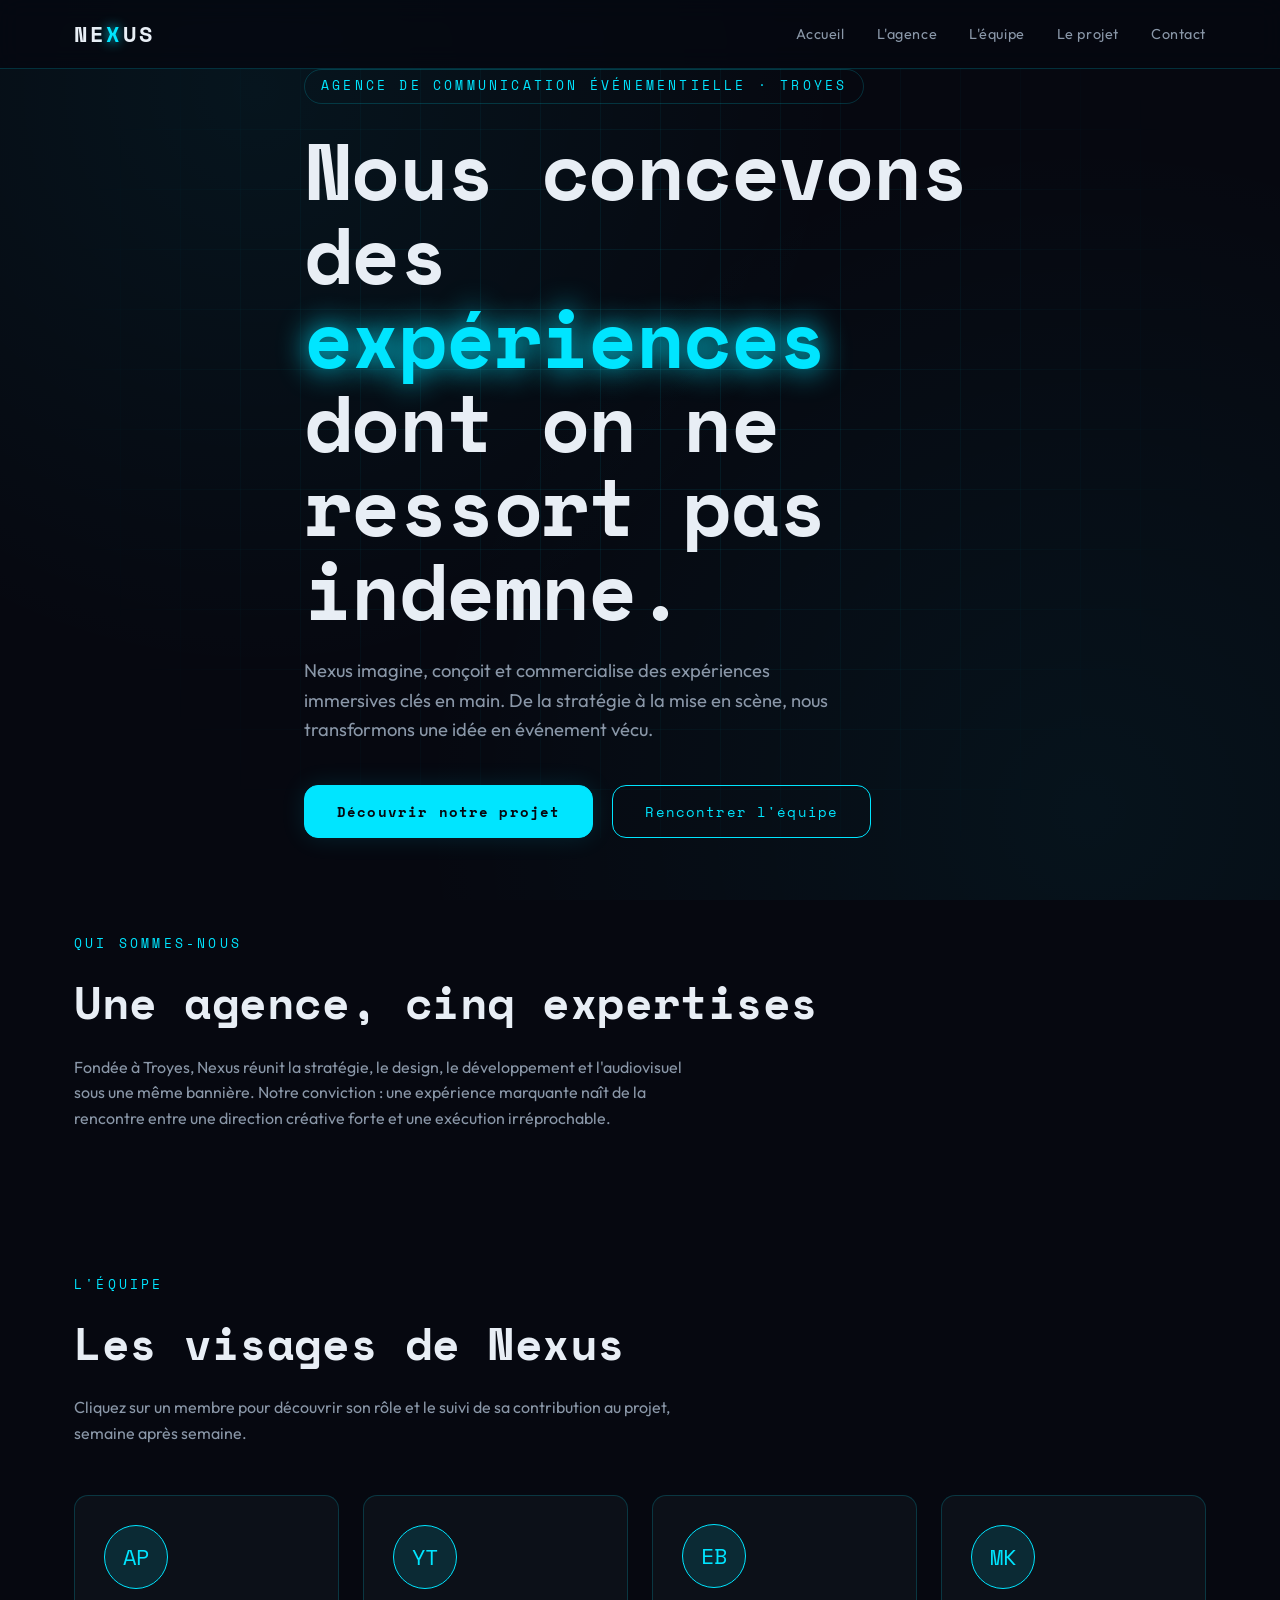
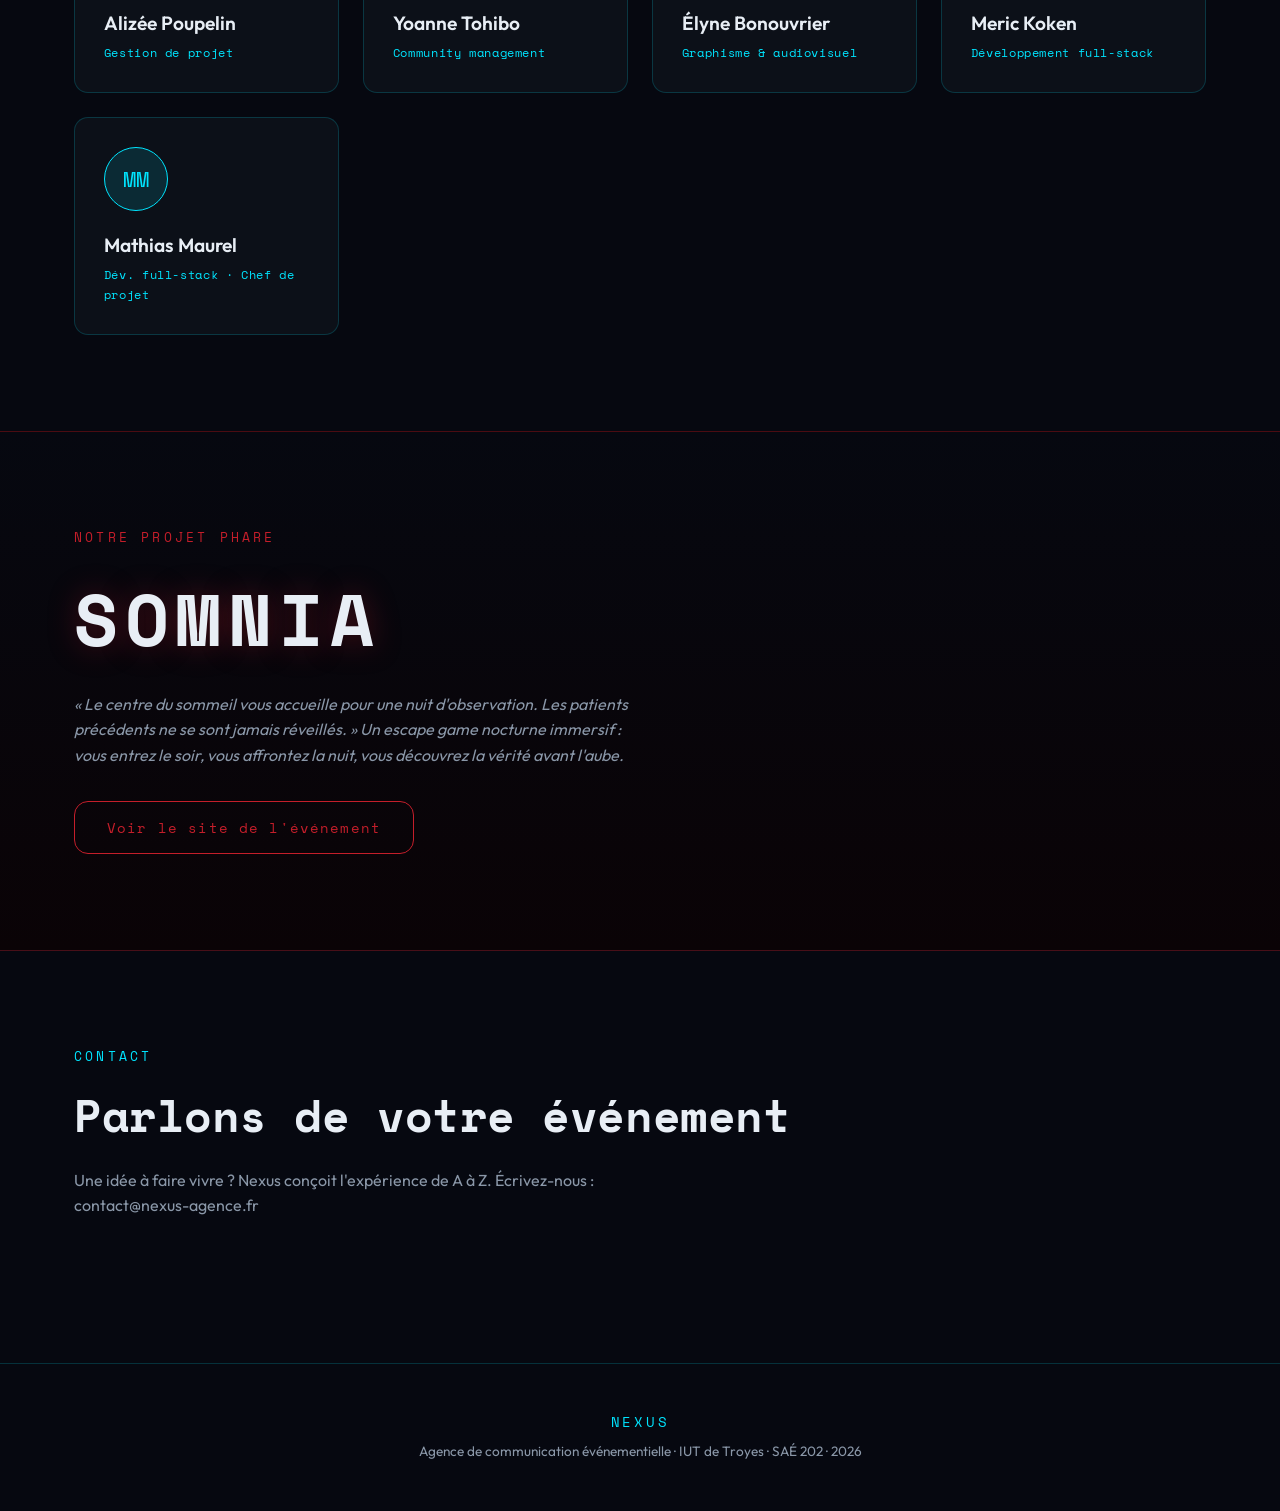
<file: index.html>
<!DOCTYPE html>
<html lang="fr">
<head>
  <meta charset="UTF-8">
  <meta name="viewport" content="width=device-width, initial-scale=1.0">
  <title>NEXUS — Agence de communication événementielle</title>
  <meta name="description" content="Nexus, agence de communication événementielle. Conception d'expériences immersives. Découvrez SOMNIA, notre escape game nocturne.">
  <link rel="preconnect" href="https://fonts.googleapis.com">
  <link rel="preconnect" href="https://fonts.gstatic.com" crossorigin>
  <link href="https://fonts.googleapis.com/css2?family=Space+Mono:wght@400;700&family=Outfit:wght@300;400;500;600&display=swap" rel="stylesheet">
  <link rel="stylesheet" href="css/style.css">
</head>
<body>

  <!-- Navigation -->
  <nav class="nav">
    <div class="container nav__inner">
      <a href="index.html" class="nav__logo">NE<span>X</span>US</a>
      <button class="nav__toggle" id="navToggle" aria-label="Menu">&#9776;</button>
      <ul class="nav__links" id="navLinks">
        <li><a href="index.html">Accueil</a></li>
        <li><a href="#agence">L'agence</a></li>
        <li><a href="#membres">L'équipe</a></li>
        <li><a href="#event">Le projet</a></li>
        <li><a href="#contact">Contact</a></li>
      </ul>
    </div>
  </nav>

  <!-- Hero -->
  <header class="hero">
    <div class="hero__grid"></div>
    <div class="container hero__content">
      <span class="hero__tag reveal">Agence de communication événementielle · Troyes</span>
      <h1 class="reveal">Nous concevons des <span class="accent">expériences</span> dont on ne ressort pas indemne.</h1>
      <p class="reveal">Nexus imagine, conçoit et commercialise des expériences immersives clés en main. De la stratégie à la mise en scène, nous transformons une idée en événement vécu.</p>
      <div class="reveal">
        <a href="#event" class="btn btn--primary">Découvrir notre projet</a>
        <a href="#membres" class="btn btn--ghost">Rencontrer l'équipe</a>
      </div>
    </div>
  </header>

  <!-- L'agence -->
  <section class="section" id="agence">
    <div class="container">
      <p class="section__label">Qui sommes-nous</p>
      <h2 class="section__title">Une agence, cinq expertises</h2>
      <p class="section__intro">Fondée à Troyes, Nexus réunit la stratégie, le design, le développement et l'audiovisuel sous une même bannière. Notre conviction : une expérience marquante naît de la rencontre entre une direction créative forte et une exécution irréprochable.</p>
    </div>
  </section>

  <!-- Membres -->
  <section class="section" id="membres" style="padding-top:0;">
    <div class="container">
      <p class="section__label">L'équipe</p>
      <h2 class="section__title">Les visages de Nexus</h2>
      <p class="section__intro">Cliquez sur un membre pour découvrir son rôle et le suivi de sa contribution au projet, semaine après semaine.</p>
      <div class="members">
        <a href="pages/alizee.html" class="member-card reveal">
          <div class="member-card__avatar">AP</div>
          <div class="member-card__name">Alizée Poupelin</div>
          <div class="member-card__role">Gestion de projet</div>
        </a>
        <a href="pages/yoanne.html" class="member-card reveal">
          <div class="member-card__avatar">YT</div>
          <div class="member-card__name">Yoanne Tohibo</div>
          <div class="member-card__role">Community management</div>
        </a>
        <a href="pages/elyne.html" class="member-card reveal">
          <div class="member-card__avatar">EB</div>
          <div class="member-card__name">Élyne Bonouvrier</div>
          <div class="member-card__role">Graphisme &amp; audiovisuel</div>
        </a>
        <a href="pages/meric.html" class="member-card reveal">
          <div class="member-card__avatar">MK</div>
          <div class="member-card__name">Meric Koken</div>
          <div class="member-card__role">Développement full-stack</div>
        </a>
        <a href="pages/mathias.html" class="member-card reveal">
          <div class="member-card__avatar">MM</div>
          <div class="member-card__name">Mathias Maurel</div>
          <div class="member-card__role">Dév. full-stack · Chef de projet</div>
        </a>
      </div>
    </div>
  </section>

  <!-- Le projet : clin d'œil SOMNIA -->
  <section class="section event" id="event">
    <div class="container">
      <p class="section__label">Notre projet phare</p>
      <h2 class="event__title">SOMNIA</h2>
      <p class="event__sub">« Le centre du sommeil vous accueille pour une nuit d'observation. Les patients précédents ne se sont jamais réveillés. » Un escape game nocturne immersif : vous entrez le soir, vous affrontez la nuit, vous découvrez la vérité avant l'aube.</p>
      <a href="#" class="btn">Voir le site de l'événement</a>
      <!-- TODO : remplacer le href par l'URL du site événementiel une fois déployé -->
    </div>
  </section>

  <!-- Contact -->
  <section class="section" id="contact">
    <div class="container">
      <p class="section__label">Contact</p>
      <h2 class="section__title">Parlons de votre événement</h2>
      <p class="section__intro">Une idée à faire vivre ? Nexus conçoit l'expérience de A à Z. Écrivez-nous : contact@nexus-agence.fr</p>
    </div>
  </section>

  <!-- Footer -->
  <footer class="footer">
    <div class="container">
      <div class="footer__logo">NEXUS</div>
      <p>Agence de communication événementielle · IUT de Troyes · SAÉ 202 · 2026 </p>
    </div>
  </footer>

  <script src="js/main.js"></script>
</body>
</html>
</file>
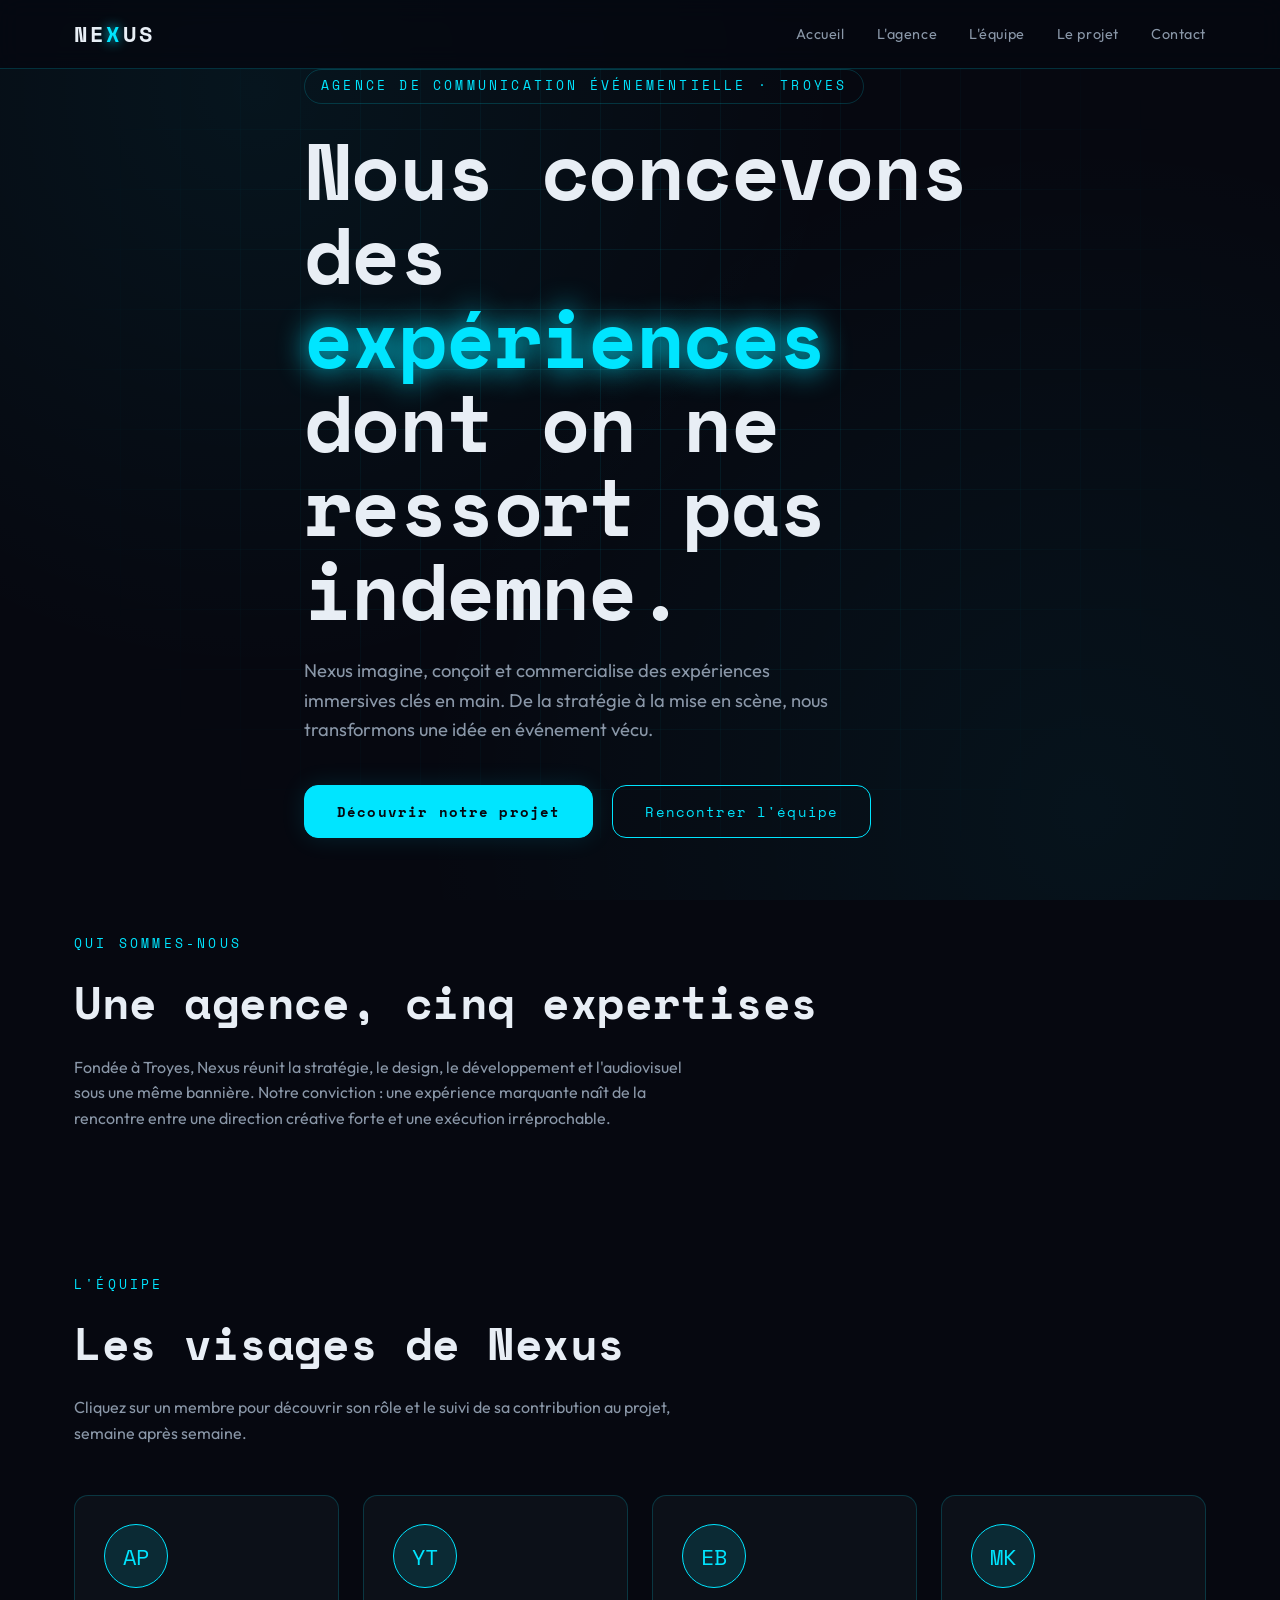
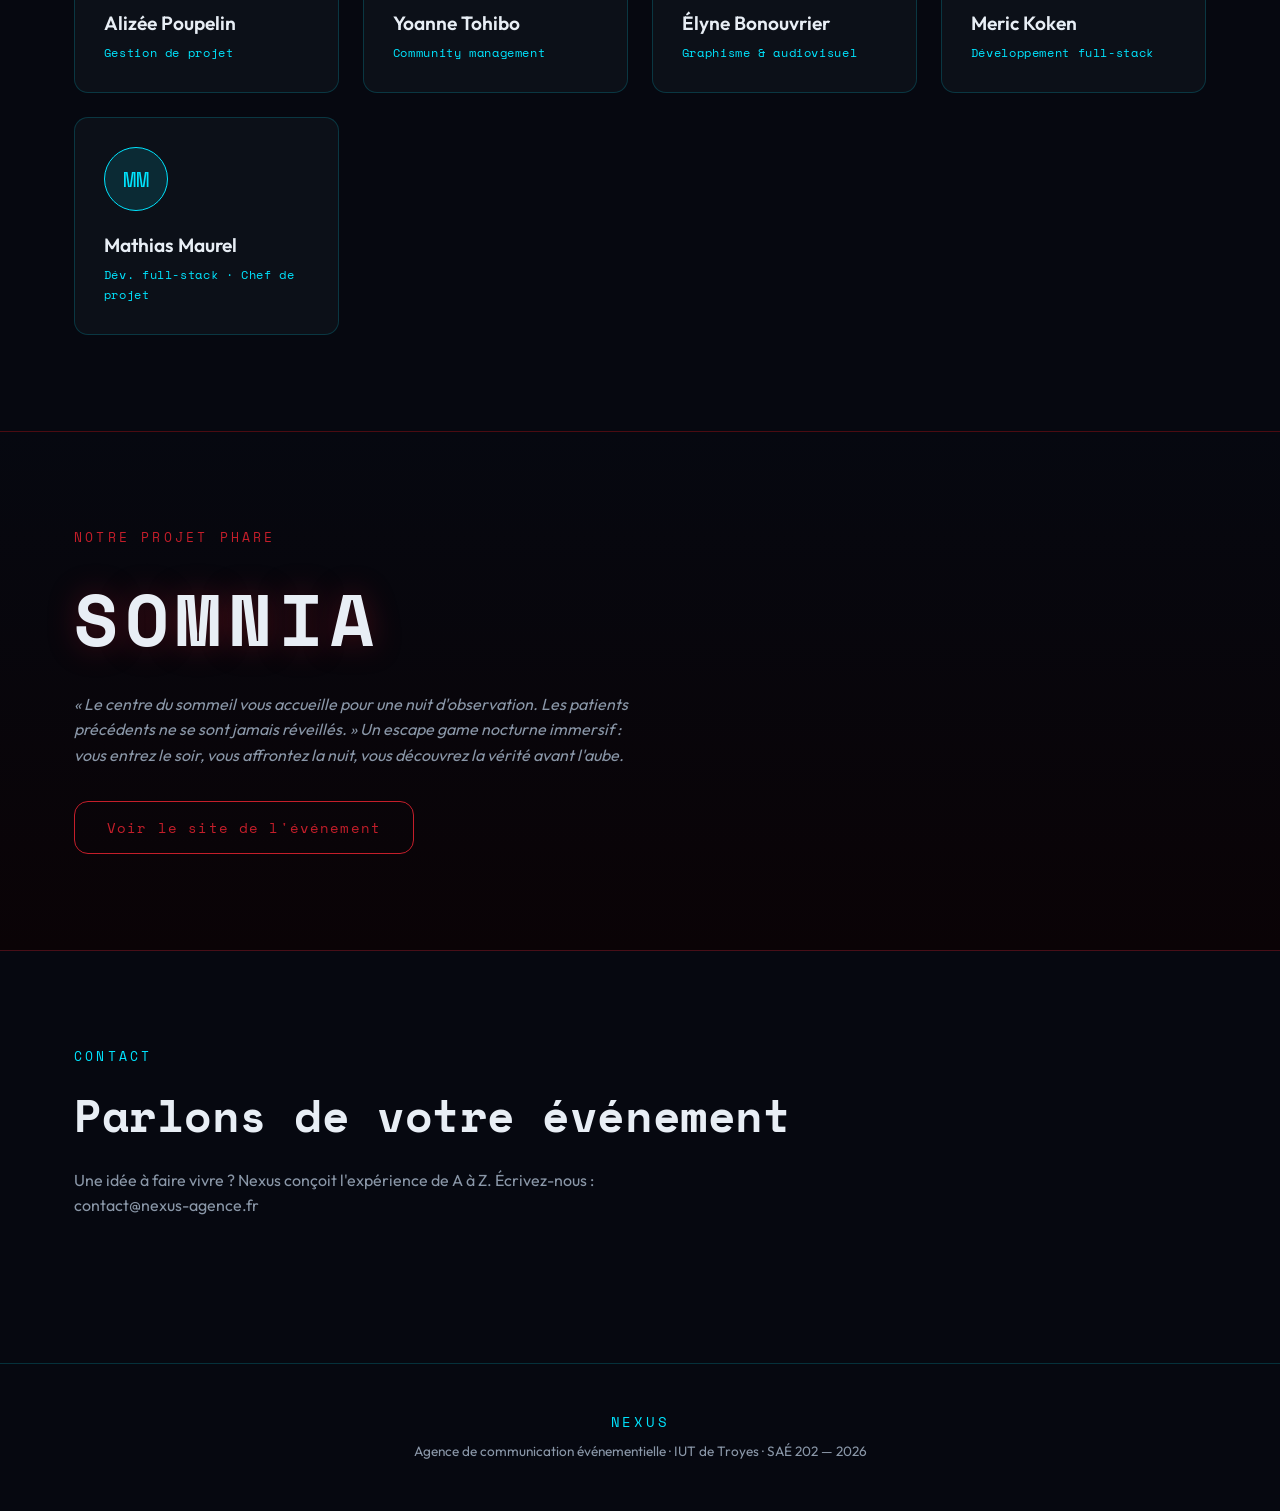
<file: index (10).html>
<!DOCTYPE html>
<html lang="fr">
<head>
  <meta charset="UTF-8">
  <meta name="viewport" content="width=device-width, initial-scale=1.0">
  <title>NEXUS — Agence de communication événementielle</title>
  <meta name="description" content="Nexus, agence de communication événementielle. Conception d'expériences immersives. Découvrez SOMNIA, notre escape game nocturne.">
  <link rel="preconnect" href="https://fonts.googleapis.com">
  <link rel="preconnect" href="https://fonts.gstatic.com" crossorigin>
  <link href="https://fonts.googleapis.com/css2?family=Space+Mono:wght@400;700&family=Outfit:wght@300;400;500;600&display=swap" rel="stylesheet">
  <link rel="stylesheet" href="css/style.css">
</head>
<body>

  <!-- Navigation -->
  <nav class="nav">
    <div class="container nav__inner">
      <a href="index.html" class="nav__logo">NE<span>X</span>US</a>
      <button class="nav__toggle" id="navToggle" aria-label="Menu">&#9776;</button>
      <ul class="nav__links" id="navLinks">
        <li><a href="index.html">Accueil</a></li>
        <li><a href="#agence">L'agence</a></li>
        <li><a href="#membres">L'équipe</a></li>
        <li><a href="#event">Le projet</a></li>
        <li><a href="#contact">Contact</a></li>
      </ul>
    </div>
  </nav>

  <!-- Hero -->
  <header class="hero">
    <div class="hero__grid"></div>
    <div class="container hero__content">
      <span class="hero__tag reveal">Agence de communication événementielle · Troyes</span>
      <h1 class="reveal">Nous concevons des <span class="accent">expériences</span> dont on ne ressort pas indemne.</h1>
      <p class="reveal">Nexus imagine, conçoit et commercialise des expériences immersives clés en main. De la stratégie à la mise en scène, nous transformons une idée en événement vécu.</p>
      <div class="reveal">
        <a href="#event" class="btn btn--primary">Découvrir notre projet</a>
        <a href="#membres" class="btn btn--ghost">Rencontrer l'équipe</a>
      </div>
    </div>
  </header>

  <!-- L'agence -->
  <section class="section" id="agence">
    <div class="container">
      <p class="section__label">Qui sommes-nous</p>
      <h2 class="section__title">Une agence, cinq expertises</h2>
      <p class="section__intro">Fondée à Troyes, Nexus réunit la stratégie, le design, le développement et l'audiovisuel sous une même bannière. Notre conviction : une expérience marquante naît de la rencontre entre une direction créative forte et une exécution irréprochable.</p>
    </div>
  </section>

  <!-- Membres -->
  <section class="section" id="membres" style="padding-top:0;">
    <div class="container">
      <p class="section__label">L'équipe</p>
      <h2 class="section__title">Les visages de Nexus</h2>
      <p class="section__intro">Cliquez sur un membre pour découvrir son rôle et le suivi de sa contribution au projet, semaine après semaine.</p>
      <div class="members">
        <a href="pages/alizee.html" class="member-card reveal">
          <div class="member-card__avatar">AP</div>
          <div class="member-card__name">Alizée Poupelin</div>
          <div class="member-card__role">Gestion de projet</div>
        </a>
        <a href="pages/yoanne.html" class="member-card reveal">
          <div class="member-card__avatar">YT</div>
          <div class="member-card__name">Yoanne Tohibo</div>
          <div class="member-card__role">Community management</div>
        </a>
        <a href="pages/elyne.html" class="member-card reveal">
          <div class="member-card__avatar">EB</div>
          <div class="member-card__name">Élyne Bonouvrier</div>
          <div class="member-card__role">Graphisme &amp; audiovisuel</div>
        </a>
        <a href="pages/meric.html" class="member-card reveal">
          <div class="member-card__avatar">MK</div>
          <div class="member-card__name">Meric Koken</div>
          <div class="member-card__role">Développement full-stack</div>
        </a>
        <a href="pages/mathias.html" class="member-card reveal">
          <div class="member-card__avatar">MM</div>
          <div class="member-card__name">Mathias Maurel</div>
          <div class="member-card__role">Dév. full-stack · Chef de projet</div>
        </a>
      </div>
    </div>
  </section>

  <!-- Le projet : clin d'œil SOMNIA -->
  <section class="section event" id="event">
    <div class="container">
      <p class="section__label">Notre projet phare</p>
      <h2 class="event__title">SOMNIA</h2>
      <p class="event__sub">« Le centre du sommeil vous accueille pour une nuit d'observation. Les patients précédents ne se sont jamais réveillés. » Un escape game nocturne immersif : vous entrez le soir, vous affrontez la nuit, vous découvrez la vérité avant l'aube.</p>
      <a href="#" class="btn">Voir le site de l'événement</a>
      <!-- TODO : remplacer le href par l'URL du site événementiel une fois déployé -->
    </div>
  </section>

  <!-- Contact -->
  <section class="section" id="contact">
    <div class="container">
      <p class="section__label">Contact</p>
      <h2 class="section__title">Parlons de votre événement</h2>
      <p class="section__intro">Une idée à faire vivre ? Nexus conçoit l'expérience de A à Z. Écrivez-nous : contact@nexus-agence.fr</p>
    </div>
  </section>

  <!-- Footer -->
  <footer class="footer">
    <div class="container">
      <div class="footer__logo">NEXUS</div>
      <p>Agence de communication événementielle · IUT de Troyes · SAÉ 202 — 2026</p>
    </div>
  </footer>

  <script src="js/main.js"></script>
</body>
</html>
</file>
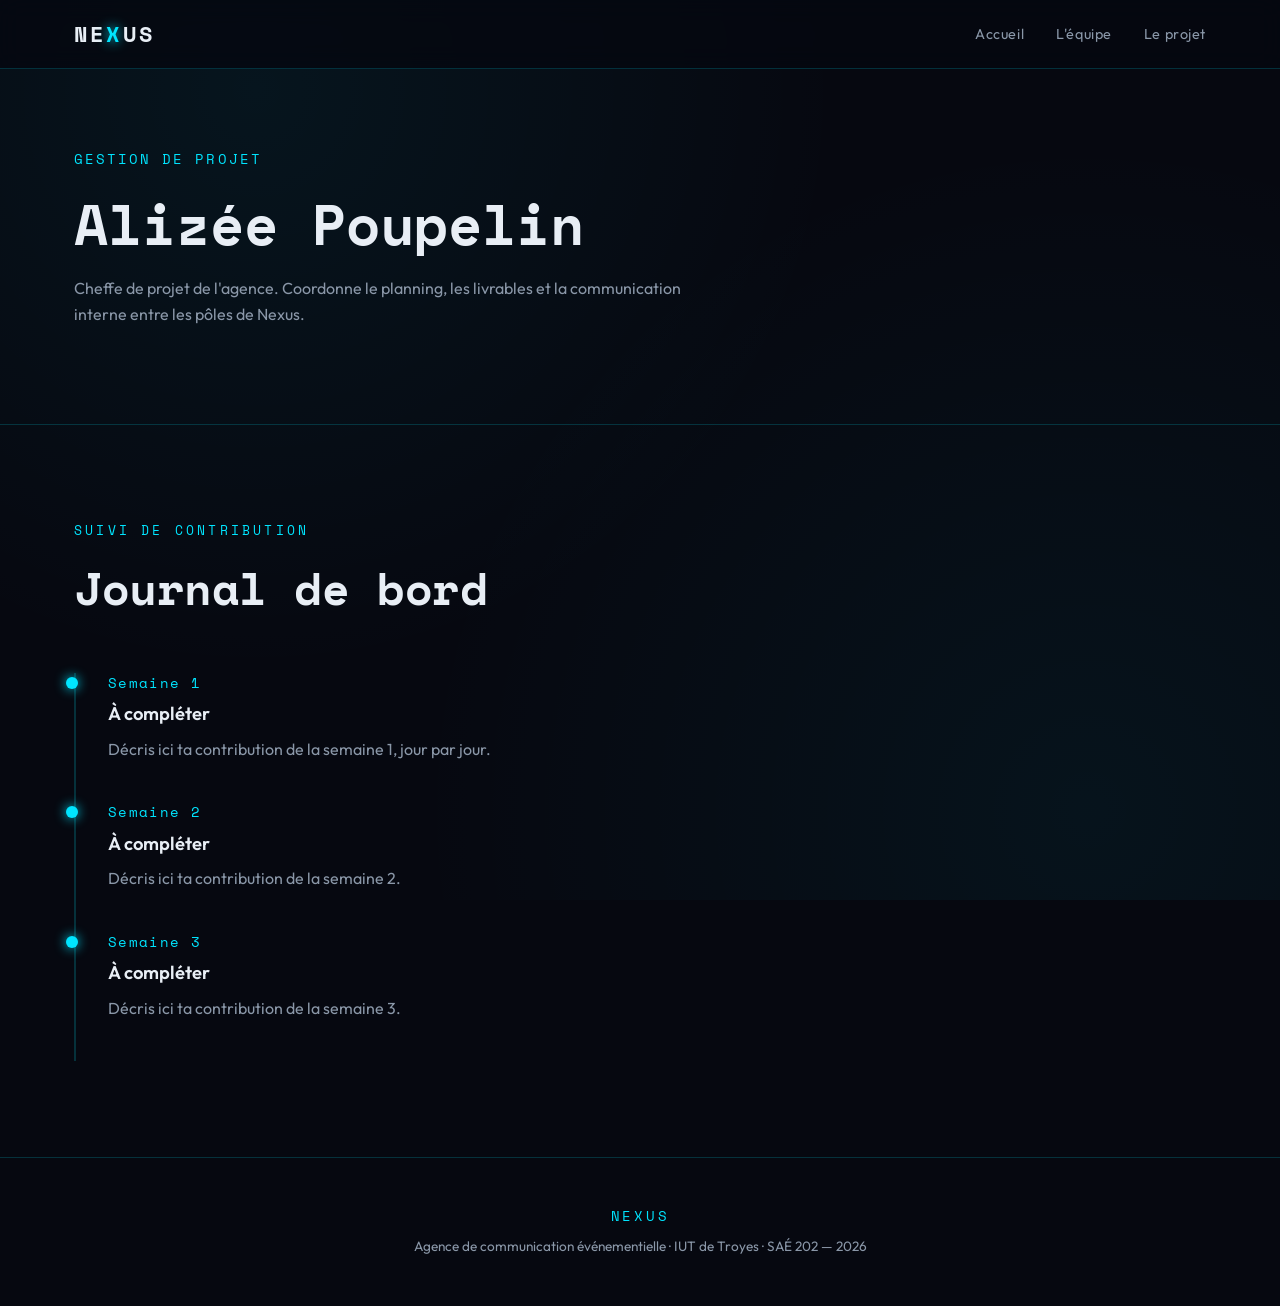
<file: pages/alizee.html>
<!DOCTYPE html>
<html lang="fr">
<head>
  <meta charset="UTF-8">
  <meta name="viewport" content="width=device-width, initial-scale=1.0">
  <title>Alizée Poupelin — Gestion de projet · NEXUS</title>
  <link rel="preconnect" href="https://fonts.googleapis.com">
  <link rel="preconnect" href="https://fonts.gstatic.com" crossorigin>
  <link href="https://fonts.googleapis.com/css2?family=Space+Mono:wght@400;700&family=Outfit:wght@300;400;500;600&display=swap" rel="stylesheet">
  <link rel="stylesheet" href="../css/style.css">
</head>
<body>

  <nav class="nav">
    <div class="container nav__inner">
      <a href="../index.html" class="nav__logo">NE<span>X</span>US</a>
      <button class="nav__toggle" id="navToggle" aria-label="Menu">&#9776;</button>
      <ul class="nav__links" id="navLinks">
        <li><a href="../index.html">Accueil</a></li>
        <li><a href="../index.html#membres">L'équipe</a></li>
        <li><a href="../index.html#event">Le projet</a></li>
      </ul>
    </div>
  </nav>

  <header class="member-hero">
    <div class="container">
      <p class="member-hero__role">Gestion de projet</p>
      <h1>Alizée Poupelin</h1>
      <p class="section__intro">Cheffe de projet de l'agence. Coordonne le planning, les livrables et la communication interne entre les pôles de Nexus.</p>
    </div>
  </header>

  <section class="section">
    <div class="container">
      <p class="section__label">Suivi de contribution</p>
      <h2 class="section__title">Journal de bord</h2>

      <div class="timeline">
        <div class="timeline__item reveal">
          <div class="timeline__week">Semaine 1</div>
          <div class="timeline__title">À compléter</div>
          <p>Décris ici ta contribution de la semaine 1, jour par jour.</p>
        </div>
        <div class="timeline__item reveal">
          <div class="timeline__week">Semaine 2</div>
          <div class="timeline__title">À compléter</div>
          <p>Décris ici ta contribution de la semaine 2.</p>
        </div>
        <div class="timeline__item reveal">
          <div class="timeline__week">Semaine 3</div>
          <div class="timeline__title">À compléter</div>
          <p>Décris ici ta contribution de la semaine 3.</p>
        </div>
      </div>
    </div>
  </section>

  <footer class="footer">
    <div class="container">
      <div class="footer__logo">NEXUS</div>
      <p>Agence de communication événementielle · IUT de Troyes · SAÉ 202 — 2026</p>
    </div>
  </footer>

  <script src="../js/main.js"></script>
</body>
</html>
</file>
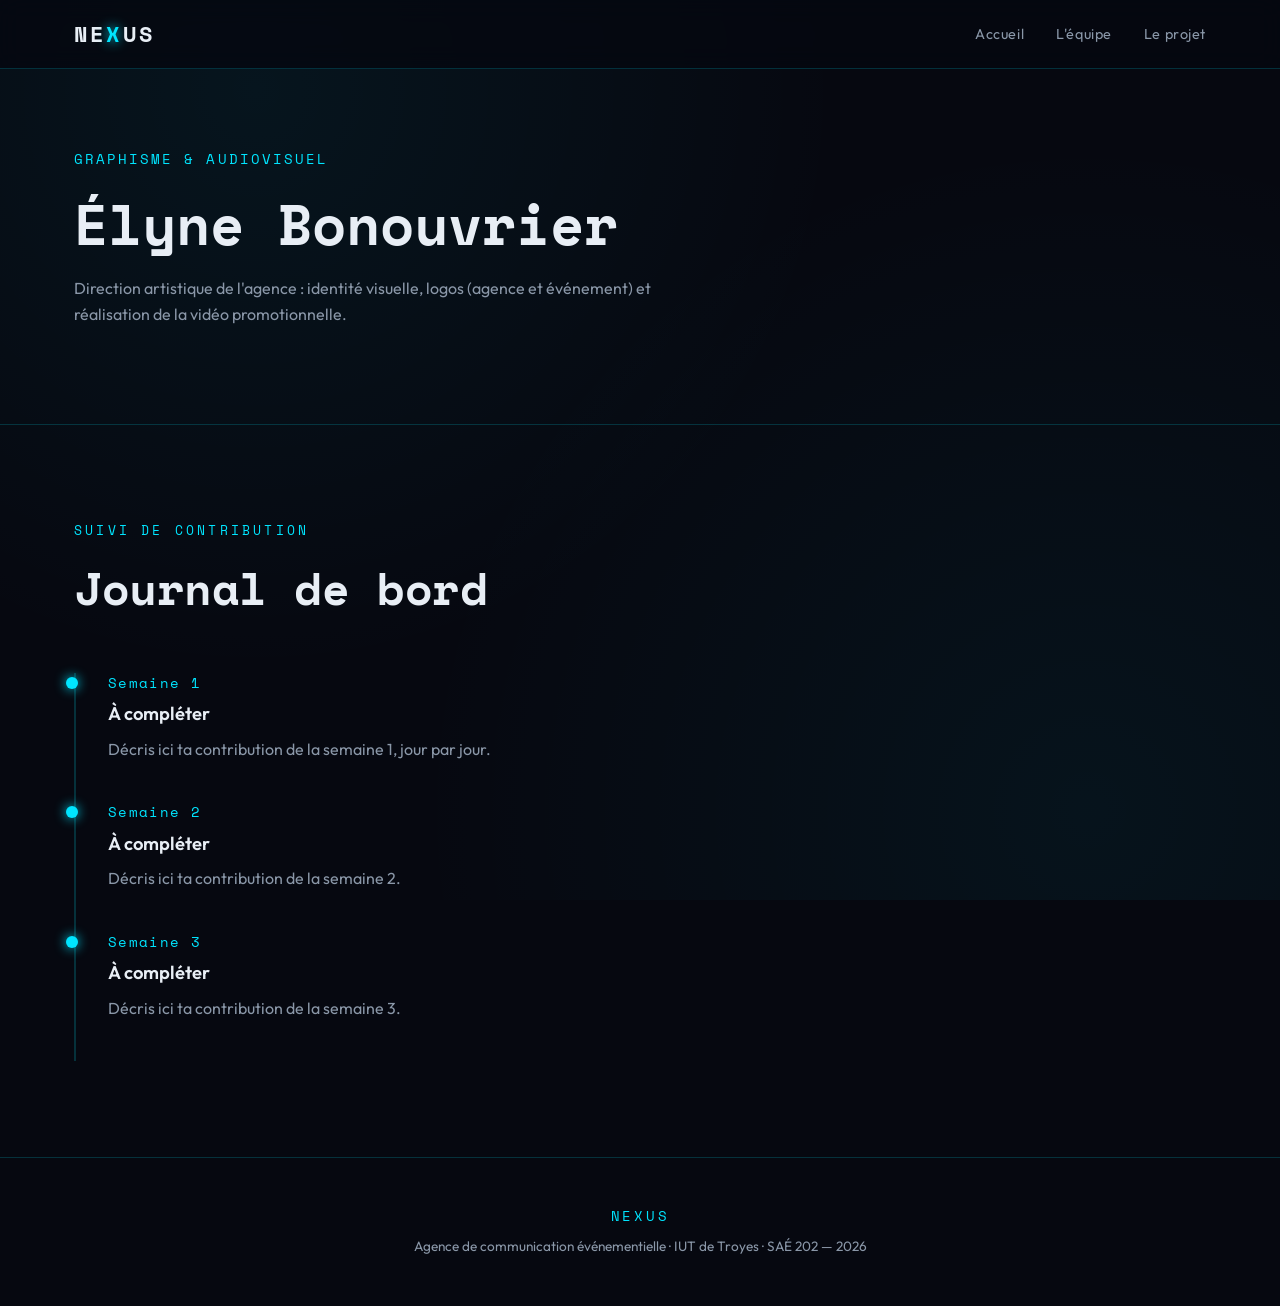
<file: pages/elyne.html>
<!DOCTYPE html>
<html lang="fr">
<head>
  <meta charset="UTF-8">
  <meta name="viewport" content="width=device-width, initial-scale=1.0">
  <title>Élyne Bonouvrier — Graphisme &amp; Audiovisuel · NEXUS</title>
  <link rel="preconnect" href="https://fonts.googleapis.com">
  <link rel="preconnect" href="https://fonts.gstatic.com" crossorigin>
  <link href="https://fonts.googleapis.com/css2?family=Space+Mono:wght@400;700&family=Outfit:wght@300;400;500;600&display=swap" rel="stylesheet">
  <link rel="stylesheet" href="../css/style.css">
</head>
<body>

  <nav class="nav">
    <div class="container nav__inner">
      <a href="../index.html" class="nav__logo">NE<span>X</span>US</a>
      <button class="nav__toggle" id="navToggle" aria-label="Menu">&#9776;</button>
      <ul class="nav__links" id="navLinks">
        <li><a href="../index.html">Accueil</a></li>
        <li><a href="../index.html#membres">L'équipe</a></li>
        <li><a href="../index.html#event">Le projet</a></li>
      </ul>
    </div>
  </nav>

  <header class="member-hero">
    <div class="container">
      <p class="member-hero__role">Graphisme &amp; Audiovisuel</p>
      <h1>Élyne Bonouvrier</h1>
      <p class="section__intro">Direction artistique de l'agence : identité visuelle, logos (agence et événement) et réalisation de la vidéo promotionnelle.</p>
    </div>
  </header>

  <section class="section">
    <div class="container">
      <p class="section__label">Suivi de contribution</p>
      <h2 class="section__title">Journal de bord</h2>

      <div class="timeline">
        <div class="timeline__item reveal">
          <div class="timeline__week">Semaine 1</div>
          <div class="timeline__title">À compléter</div>
          <p>Décris ici ta contribution de la semaine 1, jour par jour.</p>
        </div>
        <div class="timeline__item reveal">
          <div class="timeline__week">Semaine 2</div>
          <div class="timeline__title">À compléter</div>
          <p>Décris ici ta contribution de la semaine 2.</p>
        </div>
        <div class="timeline__item reveal">
          <div class="timeline__week">Semaine 3</div>
          <div class="timeline__title">À compléter</div>
          <p>Décris ici ta contribution de la semaine 3.</p>
        </div>
      </div>
    </div>
  </section>

  <footer class="footer">
    <div class="container">
      <div class="footer__logo">NEXUS</div>
      <p>Agence de communication événementielle · IUT de Troyes · SAÉ 202 — 2026</p>
    </div>
  </footer>

  <script src="../js/main.js"></script>
</body>
</html>
</file>
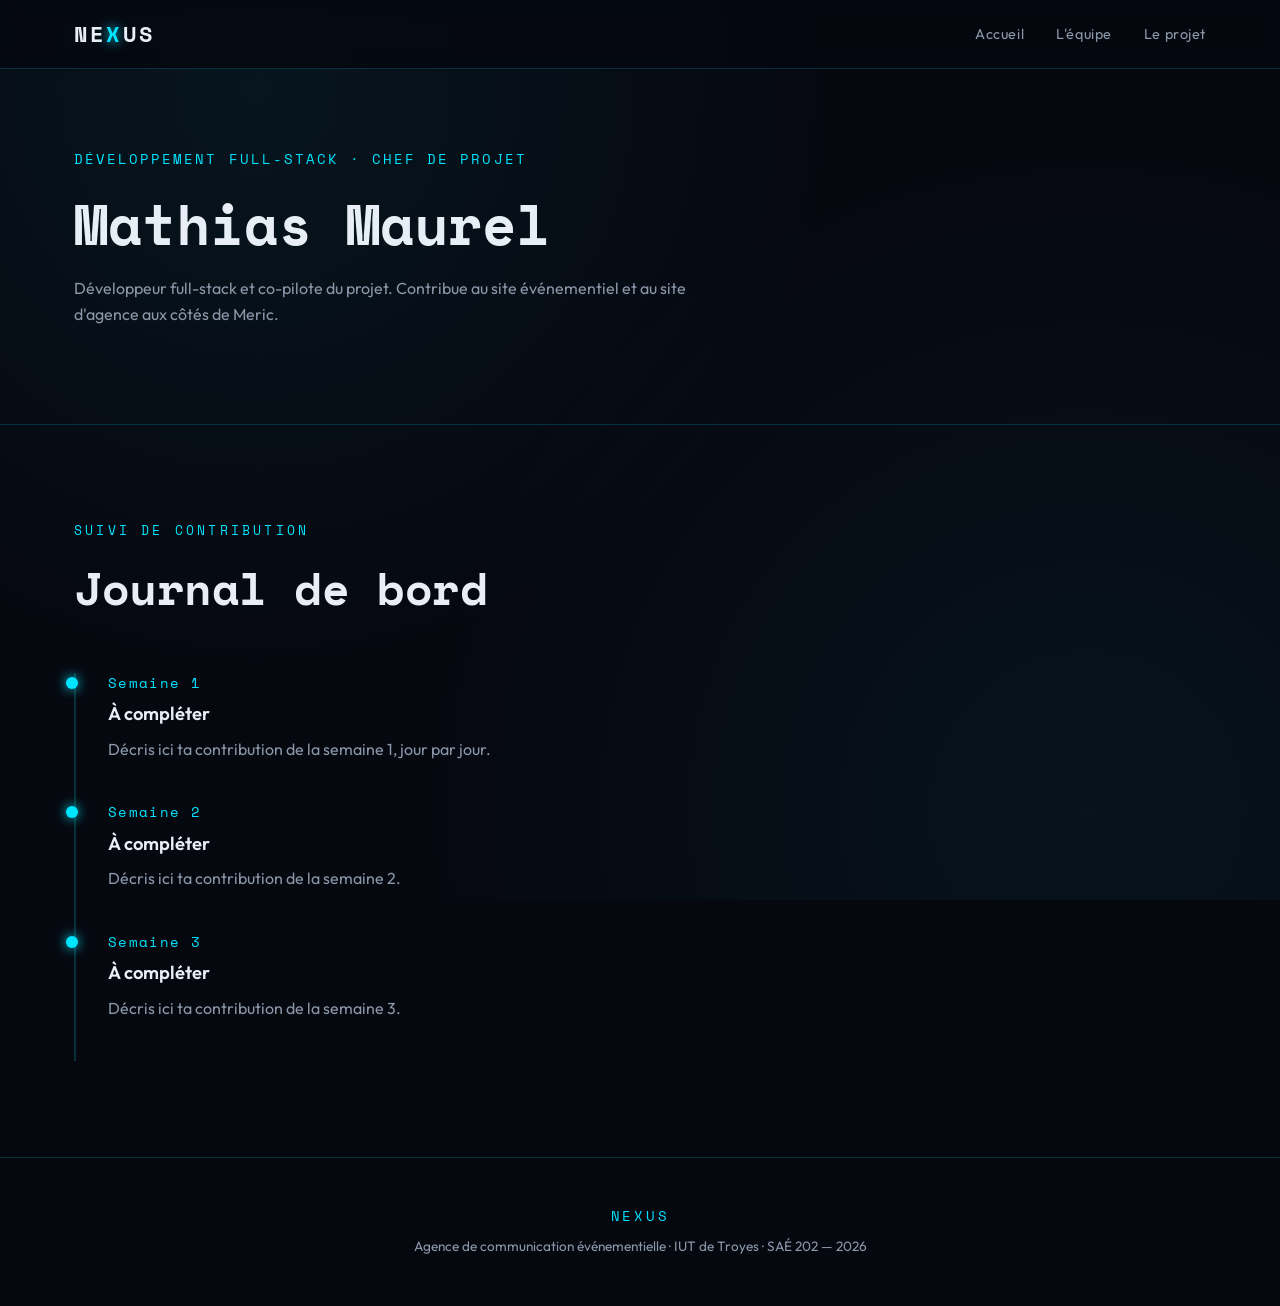
<file: pages/mathias.html>
<!DOCTYPE html>
<html lang="fr">
<head>
  <meta charset="UTF-8">
  <meta name="viewport" content="width=device-width, initial-scale=1.0">
  <title>Mathias Maurel — Développement full-stack · Chef de projet · NEXUS</title>
  <link rel="preconnect" href="https://fonts.googleapis.com">
  <link rel="preconnect" href="https://fonts.gstatic.com" crossorigin>
  <link href="https://fonts.googleapis.com/css2?family=Space+Mono:wght@400;700&family=Outfit:wght@300;400;500;600&display=swap" rel="stylesheet">
  <link rel="stylesheet" href="../css/style.css">
</head>
<body>

  <nav class="nav">
    <div class="container nav__inner">
      <a href="../index.html" class="nav__logo">NE<span>X</span>US</a>
      <button class="nav__toggle" id="navToggle" aria-label="Menu">&#9776;</button>
      <ul class="nav__links" id="navLinks">
        <li><a href="../index.html">Accueil</a></li>
        <li><a href="../index.html#membres">L'équipe</a></li>
        <li><a href="../index.html#event">Le projet</a></li>
      </ul>
    </div>
  </nav>

  <header class="member-hero">
    <div class="container">
      <p class="member-hero__role">Développement full-stack · Chef de projet</p>
      <h1>Mathias Maurel</h1>
      <p class="section__intro">Développeur full-stack et co-pilote du projet. Contribue au site événementiel et au site d'agence aux côtés de Meric.</p>
    </div>
  </header>

  <section class="section">
    <div class="container">
      <p class="section__label">Suivi de contribution</p>
      <h2 class="section__title">Journal de bord</h2>

      <div class="timeline">
        <div class="timeline__item reveal">
          <div class="timeline__week">Semaine 1</div>
          <div class="timeline__title">À compléter</div>
          <p>Décris ici ta contribution de la semaine 1, jour par jour.</p>
        </div>
        <div class="timeline__item reveal">
          <div class="timeline__week">Semaine 2</div>
          <div class="timeline__title">À compléter</div>
          <p>Décris ici ta contribution de la semaine 2.</p>
        </div>
        <div class="timeline__item reveal">
          <div class="timeline__week">Semaine 3</div>
          <div class="timeline__title">À compléter</div>
          <p>Décris ici ta contribution de la semaine 3.</p>
        </div>
      </div>
    </div>
  </section>

  <footer class="footer">
    <div class="container">
      <div class="footer__logo">NEXUS</div>
      <p>Agence de communication événementielle · IUT de Troyes · SAÉ 202 — 2026</p>
    </div>
  </footer>

  <script src="../js/main.js"></script>
</body>
</html>
</file>
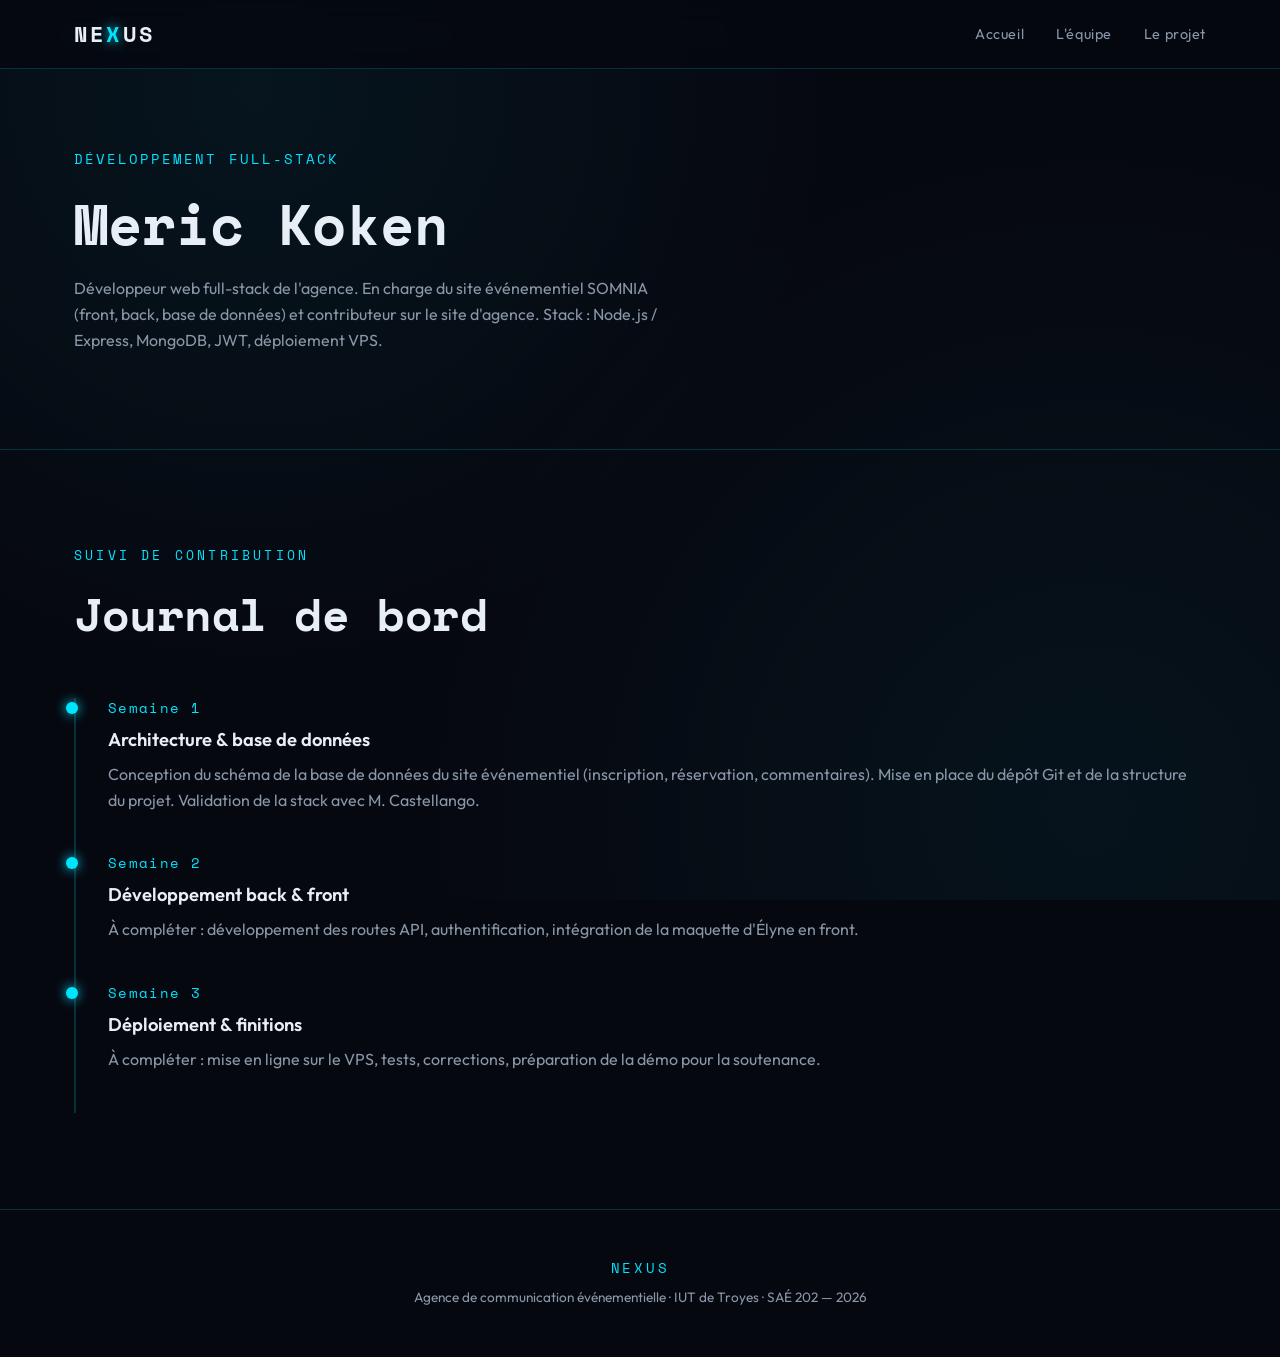
<file: pages/meric.html>
<!DOCTYPE html>
<html lang="fr">
<head>
  <meta charset="UTF-8">
  <meta name="viewport" content="width=device-width, initial-scale=1.0">
  <title>Meric Koken — Développeur full-stack · NEXUS</title>
  <link rel="preconnect" href="https://fonts.googleapis.com">
  <link rel="preconnect" href="https://fonts.gstatic.com" crossorigin>
  <link href="https://fonts.googleapis.com/css2?family=Space+Mono:wght@400;700&family=Outfit:wght@300;400;500;600&display=swap" rel="stylesheet">
  <link rel="stylesheet" href="../css/style.css">
</head>
<body>

  <nav class="nav">
    <div class="container nav__inner">
      <a href="../index.html" class="nav__logo">NE<span>X</span>US</a>
      <button class="nav__toggle" id="navToggle" aria-label="Menu">&#9776;</button>
      <ul class="nav__links" id="navLinks">
        <li><a href="../index.html">Accueil</a></li>
        <li><a href="../index.html#membres">L'équipe</a></li>
        <li><a href="../index.html#event">Le projet</a></li>
      </ul>
    </div>
  </nav>

  <header class="member-hero">
    <div class="container">
      <p class="member-hero__role">Développement full-stack</p>
      <h1>Meric Koken</h1>
      <p class="section__intro">Développeur web full-stack de l'agence. En charge du site événementiel SOMNIA (front, back, base de données) et contributeur sur le site d'agence. Stack : Node.js / Express, MongoDB, JWT, déploiement VPS.</p>
    </div>
  </header>

  <section class="section">
    <div class="container">
      <p class="section__label">Suivi de contribution</p>
      <h2 class="section__title">Journal de bord</h2>

      <div class="timeline">
        <div class="timeline__item reveal">
          <div class="timeline__week">Semaine 1</div>
          <div class="timeline__title">Architecture &amp; base de données</div>
          <p>Conception du schéma de la base de données du site événementiel (inscription, réservation, commentaires). Mise en place du dépôt Git et de la structure du projet. Validation de la stack avec M. Castellango.</p>
        </div>
        <div class="timeline__item reveal">
          <div class="timeline__week">Semaine 2</div>
          <div class="timeline__title">Développement back &amp; front</div>
          <p>À compléter : développement des routes API, authentification, intégration de la maquette d'Élyne en front.</p>
        </div>
        <div class="timeline__item reveal">
          <div class="timeline__week">Semaine 3</div>
          <div class="timeline__title">Déploiement &amp; finitions</div>
          <p>À compléter : mise en ligne sur le VPS, tests, corrections, préparation de la démo pour la soutenance.</p>
        </div>
      </div>
    </div>
  </section>

  <footer class="footer">
    <div class="container">
      <div class="footer__logo">NEXUS</div>
      <p>Agence de communication événementielle · IUT de Troyes · SAÉ 202 — 2026</p>
    </div>
  </footer>

  <script src="../js/main.js"></script>
</body>
</html>
</file>
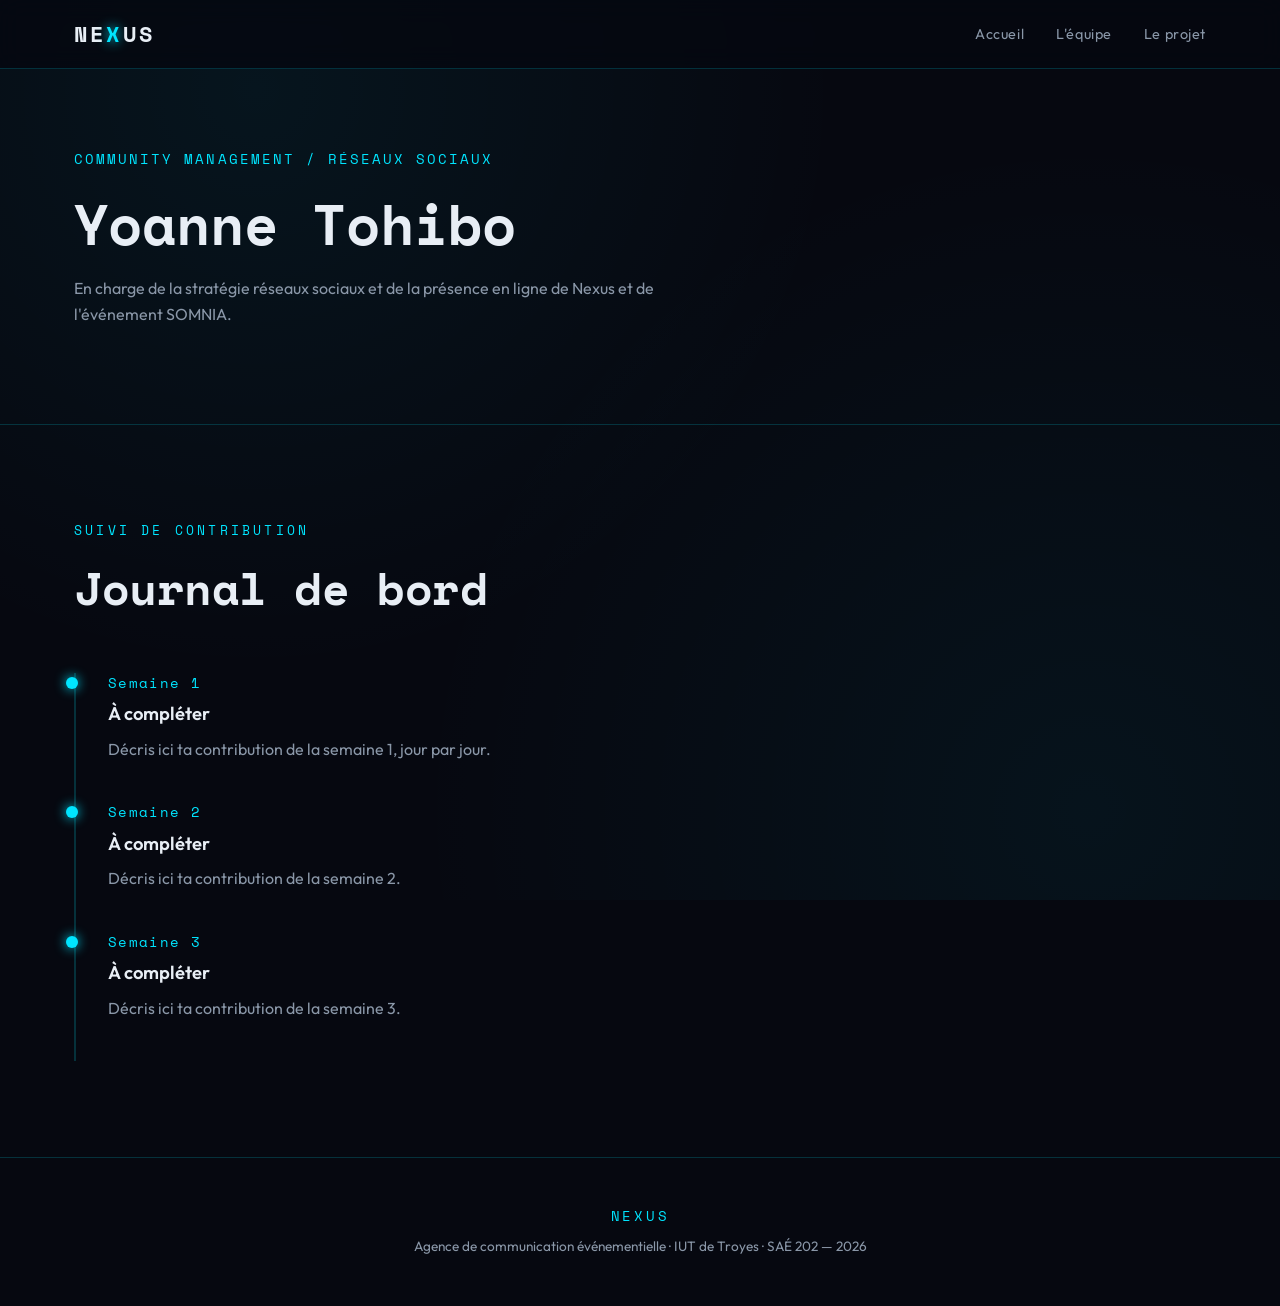
<file: pages/yoanne.html>
<!DOCTYPE html>
<html lang="fr">
<head>
  <meta charset="UTF-8">
  <meta name="viewport" content="width=device-width, initial-scale=1.0">
  <title>Yoanne Tohibo — Community management / Réseaux sociaux · NEXUS</title>
  <link rel="preconnect" href="https://fonts.googleapis.com">
  <link rel="preconnect" href="https://fonts.gstatic.com" crossorigin>
  <link href="https://fonts.googleapis.com/css2?family=Space+Mono:wght@400;700&family=Outfit:wght@300;400;500;600&display=swap" rel="stylesheet">
  <link rel="stylesheet" href="../css/style.css">
</head>
<body>

  <nav class="nav">
    <div class="container nav__inner">
      <a href="../index.html" class="nav__logo">NE<span>X</span>US</a>
      <button class="nav__toggle" id="navToggle" aria-label="Menu">&#9776;</button>
      <ul class="nav__links" id="navLinks">
        <li><a href="../index.html">Accueil</a></li>
        <li><a href="../index.html#membres">L'équipe</a></li>
        <li><a href="../index.html#event">Le projet</a></li>
      </ul>
    </div>
  </nav>

  <header class="member-hero">
    <div class="container">
      <p class="member-hero__role">Community management / Réseaux sociaux</p>
      <h1>Yoanne Tohibo</h1>
      <p class="section__intro">En charge de la stratégie réseaux sociaux et de la présence en ligne de Nexus et de l'événement SOMNIA.</p>
    </div>
  </header>

  <section class="section">
    <div class="container">
      <p class="section__label">Suivi de contribution</p>
      <h2 class="section__title">Journal de bord</h2>

      <div class="timeline">
        <div class="timeline__item reveal">
          <div class="timeline__week">Semaine 1</div>
          <div class="timeline__title">À compléter</div>
          <p>Décris ici ta contribution de la semaine 1, jour par jour.</p>
        </div>
        <div class="timeline__item reveal">
          <div class="timeline__week">Semaine 2</div>
          <div class="timeline__title">À compléter</div>
          <p>Décris ici ta contribution de la semaine 2.</p>
        </div>
        <div class="timeline__item reveal">
          <div class="timeline__week">Semaine 3</div>
          <div class="timeline__title">À compléter</div>
          <p>Décris ici ta contribution de la semaine 3.</p>
        </div>
      </div>
    </div>
  </section>

  <footer class="footer">
    <div class="container">
      <div class="footer__logo">NEXUS</div>
      <p>Agence de communication événementielle · IUT de Troyes · SAÉ 202 — 2026</p>
    </div>
  </footer>

  <script src="../js/main.js"></script>
</body>
</html>
</file>
<file: css/style.css>
/* ============================================
   NEXUS — Identité visuelle
   Palette cyan/néon sur fond sombre
   ============================================ */

:root {
  /* Couleurs agence (Nexus) */
  --bg-deep: #060810;
  --bg-panel: #0c1018;
  --bg-elevated: #11161f;
  --cyan: #00e5ff;
  --cyan-soft: #4df0ff;
  --cyan-dim: rgba(0, 229, 255, 0.12);
  --text: #e8eef5;
  --text-mute: #8a97a8;
  --border: rgba(0, 229, 255, 0.18);

  /* Clin d'œil SOMNIA (univers horreur) — accent rouge sang, usage local */
  --somnia-red: #c41e2a;
  --somnia-red-glow: rgba(196, 30, 42, 0.35);

  /* Typo */
  --font-display: "Space Mono", "Courier New", monospace;
  --font-body: "Outfit", "Segoe UI", system-ui, sans-serif;

  /* Layout */
  --max-width: 1180px;
  --radius: 14px;
}

* { margin: 0; padding: 0; box-sizing: border-box; }

html { scroll-behavior: smooth; }

body {
  background: var(--bg-deep);
  color: var(--text);
  font-family: var(--font-body);
  line-height: 1.6;
  overflow-x: hidden;
  /* Texture subtile en fond pour éviter l'aplat */
  background-image:
    radial-gradient(circle at 20% 10%, rgba(0,229,255,0.06), transparent 45%),
    radial-gradient(circle at 85% 90%, rgba(0,229,255,0.05), transparent 50%);
  background-attachment: fixed;
}

/* ---------- Conteneur ---------- */
.container {
  max-width: var(--max-width);
  margin: 0 auto;
  padding: 0 1.5rem;
}

/* ---------- Navigation ---------- */
.nav {
  position: sticky;
  top: 0;
  z-index: 100;
  background: rgba(6, 8, 16, 0.82);
  backdrop-filter: blur(12px);
  border-bottom: 1px solid var(--border);
}
.nav__inner {
  display: flex;
  align-items: center;
  justify-content: space-between;
  height: 68px;
}
.nav__logo {
  font-family: var(--font-display);
  font-size: 1.35rem;
  font-weight: 700;
  letter-spacing: 0.15em;
  color: var(--text);
  text-decoration: none;
}
.nav__logo span { color: var(--cyan); text-shadow: 0 0 12px var(--cyan); }
.nav__links { display: flex; gap: 2rem; list-style: none; }
.nav__links a {
  color: var(--text-mute);
  text-decoration: none;
  font-size: 0.9rem;
  letter-spacing: 0.04em;
  transition: color 0.25s;
  position: relative;
}
.nav__links a:hover { color: var(--cyan); }
.nav__links a::after {
  content: "";
  position: absolute;
  left: 0; bottom: -6px;
  width: 0; height: 1px;
  background: var(--cyan);
  transition: width 0.25s;
}
.nav__links a:hover::after { width: 100%; }
.nav__toggle { display: none; background: none; border: none; color: var(--cyan); font-size: 1.5rem; cursor: pointer; }

/* ---------- Hero ---------- */
.hero {
  min-height: 80vh;
  display: flex;
  align-items: center;
  position: relative;
}
.hero__grid {
  position: absolute;
  inset: 0;
  background-image:
    linear-gradient(var(--border) 1px, transparent 1px),
    linear-gradient(90deg, var(--border) 1px, transparent 1px);
  background-size: 60px 60px;
  mask-image: radial-gradient(circle at 50% 40%, black, transparent 75%);
  opacity: 0.5;
}
.hero__content { position: relative; z-index: 1; max-width: 720px; }
.hero__tag {
  display: inline-block;
  font-family: var(--font-display);
  font-size: 0.8rem;
  letter-spacing: 0.25em;
  color: var(--cyan);
  border: 1px solid var(--border);
  padding: 0.4rem 1rem;
  border-radius: 100px;
  margin-bottom: 1.5rem;
  text-transform: uppercase;
}
.hero h1 {
  font-family: var(--font-display);
  font-size: clamp(2.5rem, 7vw, 5rem);
  font-weight: 700;
  line-height: 1.05;
  letter-spacing: -0.02em;
  margin-bottom: 1.5rem;
}
.hero h1 .accent { color: var(--cyan); text-shadow: 0 0 30px var(--cyan); }
.hero p { font-size: 1.15rem; color: var(--text-mute); max-width: 540px; margin-bottom: 2.5rem; }

/* ---------- Boutons ---------- */
.btn {
  display: inline-block;
  font-family: var(--font-display);
  font-size: 0.9rem;
  letter-spacing: 0.08em;
  padding: 0.9rem 2rem;
  border-radius: var(--radius);
  text-decoration: none;
  cursor: pointer;
  transition: all 0.25s;
  border: 1px solid var(--cyan);
}
.btn--primary {
  background: var(--cyan);
  color: var(--bg-deep);
  font-weight: 700;
  box-shadow: 0 0 24px var(--cyan-dim);
}
.btn--primary:hover { box-shadow: 0 0 36px rgba(0,229,255,0.5); transform: translateY(-2px); }
.btn--ghost { background: transparent; color: var(--cyan); margin-left: 1rem; }
.btn--ghost:hover { background: var(--cyan-dim); }

/* ---------- Sections ---------- */
.section { padding: 6rem 0; }
.section__label {
  font-family: var(--font-display);
  font-size: 0.8rem;
  letter-spacing: 0.25em;
  color: var(--cyan);
  text-transform: uppercase;
  margin-bottom: 0.75rem;
}
.section__title {
  font-family: var(--font-display);
  font-size: clamp(1.8rem, 4vw, 2.8rem);
  margin-bottom: 1rem;
  letter-spacing: -0.01em;
}
.section__intro { color: var(--text-mute); max-width: 620px; margin-bottom: 3rem; }

/* ---------- Grille membres ---------- */
.members {
  display: grid;
  grid-template-columns: repeat(auto-fit, minmax(220px, 1fr));
  gap: 1.5rem;
}
.member-card {
  background: var(--bg-panel);
  border: 1px solid var(--border);
  border-radius: var(--radius);
  padding: 1.8rem;
  text-decoration: none;
  color: var(--text);
  transition: all 0.3s;
  position: relative;
  overflow: hidden;
}
.member-card::before {
  content: "";
  position: absolute;
  top: 0; left: 0; right: 0;
  height: 2px;
  background: linear-gradient(90deg, transparent, var(--cyan), transparent);
  transform: translateX(-100%);
  transition: transform 0.5s;
}
.member-card:hover { border-color: var(--cyan); transform: translateY(-4px); box-shadow: 0 12px 40px rgba(0,0,0,0.4); }
.member-card:hover::before { transform: translateX(100%); }
.member-card__avatar {
  width: 64px; height: 64px;
  border-radius: 50%;
  background: var(--cyan-dim);
  border: 1px solid var(--cyan);
  display: flex; align-items: center; justify-content: center;
  font-family: var(--font-display);
  font-size: 1.4rem;
  color: var(--cyan);
  margin-bottom: 1.2rem;
}
.member-card__name { font-size: 1.2rem; font-weight: 600; margin-bottom: 0.3rem; }
.member-card__role { font-family: var(--font-display); font-size: 0.78rem; color: var(--cyan); letter-spacing: 0.05em; }

/* ---------- Section événement (clin d'œil SOMNIA) ---------- */
.event {
  background: linear-gradient(180deg, var(--bg-deep), #0a0306);
  border-top: 1px solid var(--somnia-red-glow);
  border-bottom: 1px solid var(--somnia-red-glow);
  position: relative;
}
.event .section__label { color: var(--somnia-red); }
.event__title {
  font-family: var(--font-display);
  font-size: clamp(2.5rem, 6vw, 4.5rem);
  letter-spacing: 0.1em;
  color: var(--text);
  text-shadow: 0 0 30px var(--somnia-red-glow);
  margin-bottom: 1rem;
}
.event__sub { color: var(--text-mute); font-style: italic; margin-bottom: 2rem; max-width: 560px; }
.event .btn { border-color: var(--somnia-red); color: var(--somnia-red); }
.event .btn:hover { background: var(--somnia-red-glow); }

/* ---------- Page membre ---------- */
.member-hero {
  padding: 5rem 0 3rem;
  border-bottom: 1px solid var(--border);
}
.member-hero__role {
  font-family: var(--font-display);
  color: var(--cyan);
  letter-spacing: 0.15em;
  text-transform: uppercase;
  font-size: 0.85rem;
}
.member-hero h1 { font-family: var(--font-display); font-size: clamp(2rem, 5vw, 3.5rem); margin: 0.5rem 0; }
.timeline { margin-top: 3rem; border-left: 2px solid var(--border); padding-left: 2rem; }
.timeline__item { position: relative; padding-bottom: 2.5rem; }
.timeline__item::before {
  content: "";
  position: absolute;
  left: -2.6rem; top: 4px;
  width: 12px; height: 12px;
  border-radius: 50%;
  background: var(--cyan);
  box-shadow: 0 0 12px var(--cyan);
}
.timeline__week { font-family: var(--font-display); color: var(--cyan); font-size: 0.85rem; letter-spacing: 0.1em; }
.timeline__title { font-size: 1.15rem; font-weight: 600; margin: 0.3rem 0 0.5rem; }
.timeline__item p { color: var(--text-mute); }

/* ---------- Footer ---------- */
.footer {
  border-top: 1px solid var(--border);
  padding: 3rem 0;
  text-align: center;
  color: var(--text-mute);
  font-size: 0.85rem;
}
.footer__logo { font-family: var(--font-display); color: var(--cyan); letter-spacing: 0.2em; margin-bottom: 0.5rem; }

/* ---------- Animations ---------- */
@keyframes fadeUp { from { opacity: 0; transform: translateY(24px); } to { opacity: 1; transform: translateY(0); } }
.reveal { opacity: 0; animation: fadeUp 0.7s forwards; }
.reveal:nth-child(2) { animation-delay: 0.1s; }
.reveal:nth-child(3) { animation-delay: 0.2s; }
.reveal:nth-child(4) { animation-delay: 0.3s; }
.reveal:nth-child(5) { animation-delay: 0.4s; }

/* ---------- Responsive ---------- */
@media (max-width: 720px) {
  .nav__links {
    position: absolute;
    top: 68px; left: 0; right: 0;
    flex-direction: column;
    background: var(--bg-panel);
    padding: 1.5rem;
    gap: 1.2rem;
    border-bottom: 1px solid var(--border);
    display: none;
  }
  .nav__links.open { display: flex; }
  .nav__toggle { display: block; }
  .btn--ghost { margin-left: 0; margin-top: 1rem; display: block; text-align: center; }
}
</file>
